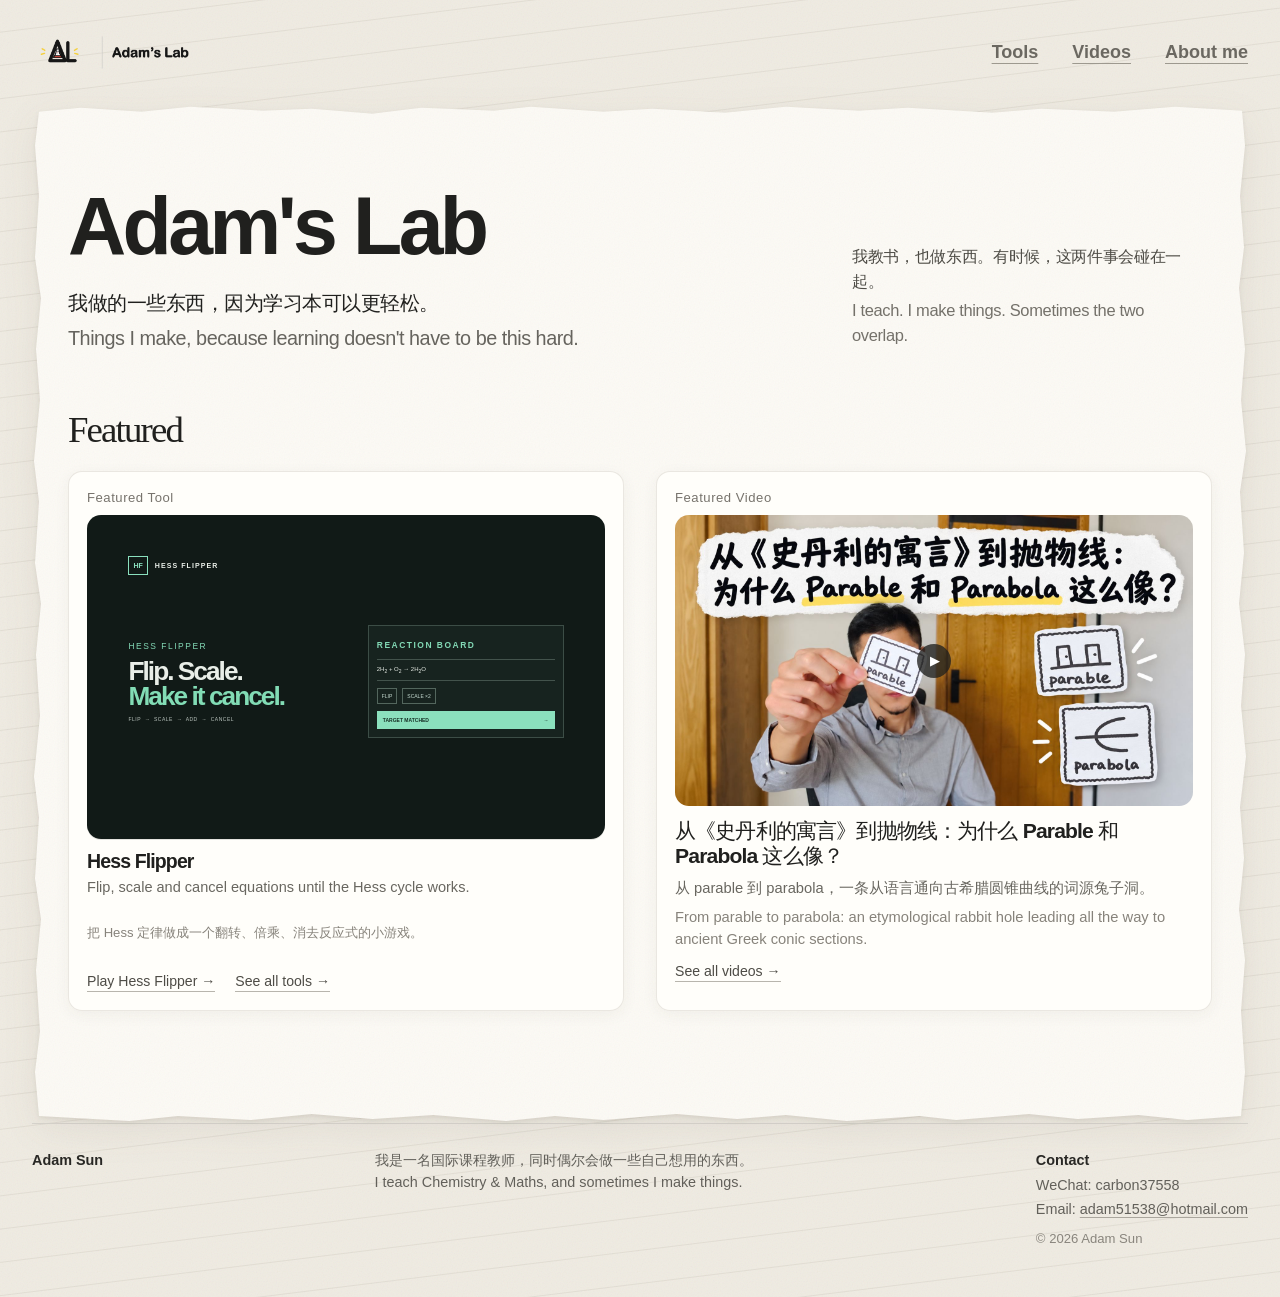
<file: index.html>
<!doctype html>
<html lang="en">
  <head>
    <meta charset="UTF-8" />
    <meta name="viewport" content="width=device-width, initial-scale=1.0" />
    <meta name="description" content="Things Adam Sun makes around teaching and learning." />
    <title>Adam's Lab</title>
    <link rel="stylesheet" href="/styles.css" />
  </head>
  <body>
    <header class="site-header">
      <a class="site-brand" href="/" aria-current="page"><img src="/public/brand/adams-lab-wordmark-horizontal.png" alt="Adam's Lab" /></a>
      <nav class="site-nav" aria-label="Primary navigation">
        <a href="/tools">Tools</a>
        <a href="/videos">Videos</a>
        <a href="/about">About me</a>
      </nav>
    </header>

    <main class="home-main">
      <header class="intro">
        <div class="intro-primary">
          <h1>Adam's Lab</h1>
          <p class="tagline" lang="zh-CN">我做的一些东西，因为学习本可以更轻松。</p>
          <p class="tagline tagline--english">Things I make, because learning doesn't have to be this hard.</p>
        </div>
        <div class="intro-aside">
          <p lang="zh-CN">我教书，也做东西。有时候，这两件事会碰在一起。</p>
          <p>I teach. I make things. Sometimes the two overlap.</p>
        </div>
      </header>

      <section class="featured" aria-labelledby="featured-title">
        <h2 id="featured-title">Featured</h2>
        <div class="featured-grid">
          <article class="featured-item" id="featured-tool"></article>
          <article class="featured-item" id="featured-video"></article>
        </div>
      </section>
    </main>

    <footer>
      <p>Adam Sun</p>
      <p>我是一名国际课程教师，同时偶尔会做一些自己想用的东西。<br />I teach Chemistry &amp; Maths, and sometimes I make things.</p>
      <div class="footer-contact">
        <p class="footer-contact__title">Contact</p>
        <p>WeChat: carbon37558</p>
        <p>Email: <a href="mailto:adam51538@hotmail.com">adam51538@hotmail.com</a></p>
        <p class="copyright">© <span id="year"></span> Adam Sun</p>
      </div>
    </footer>

    <script src="/app.js"></script>
  </body>
</html>
</file>
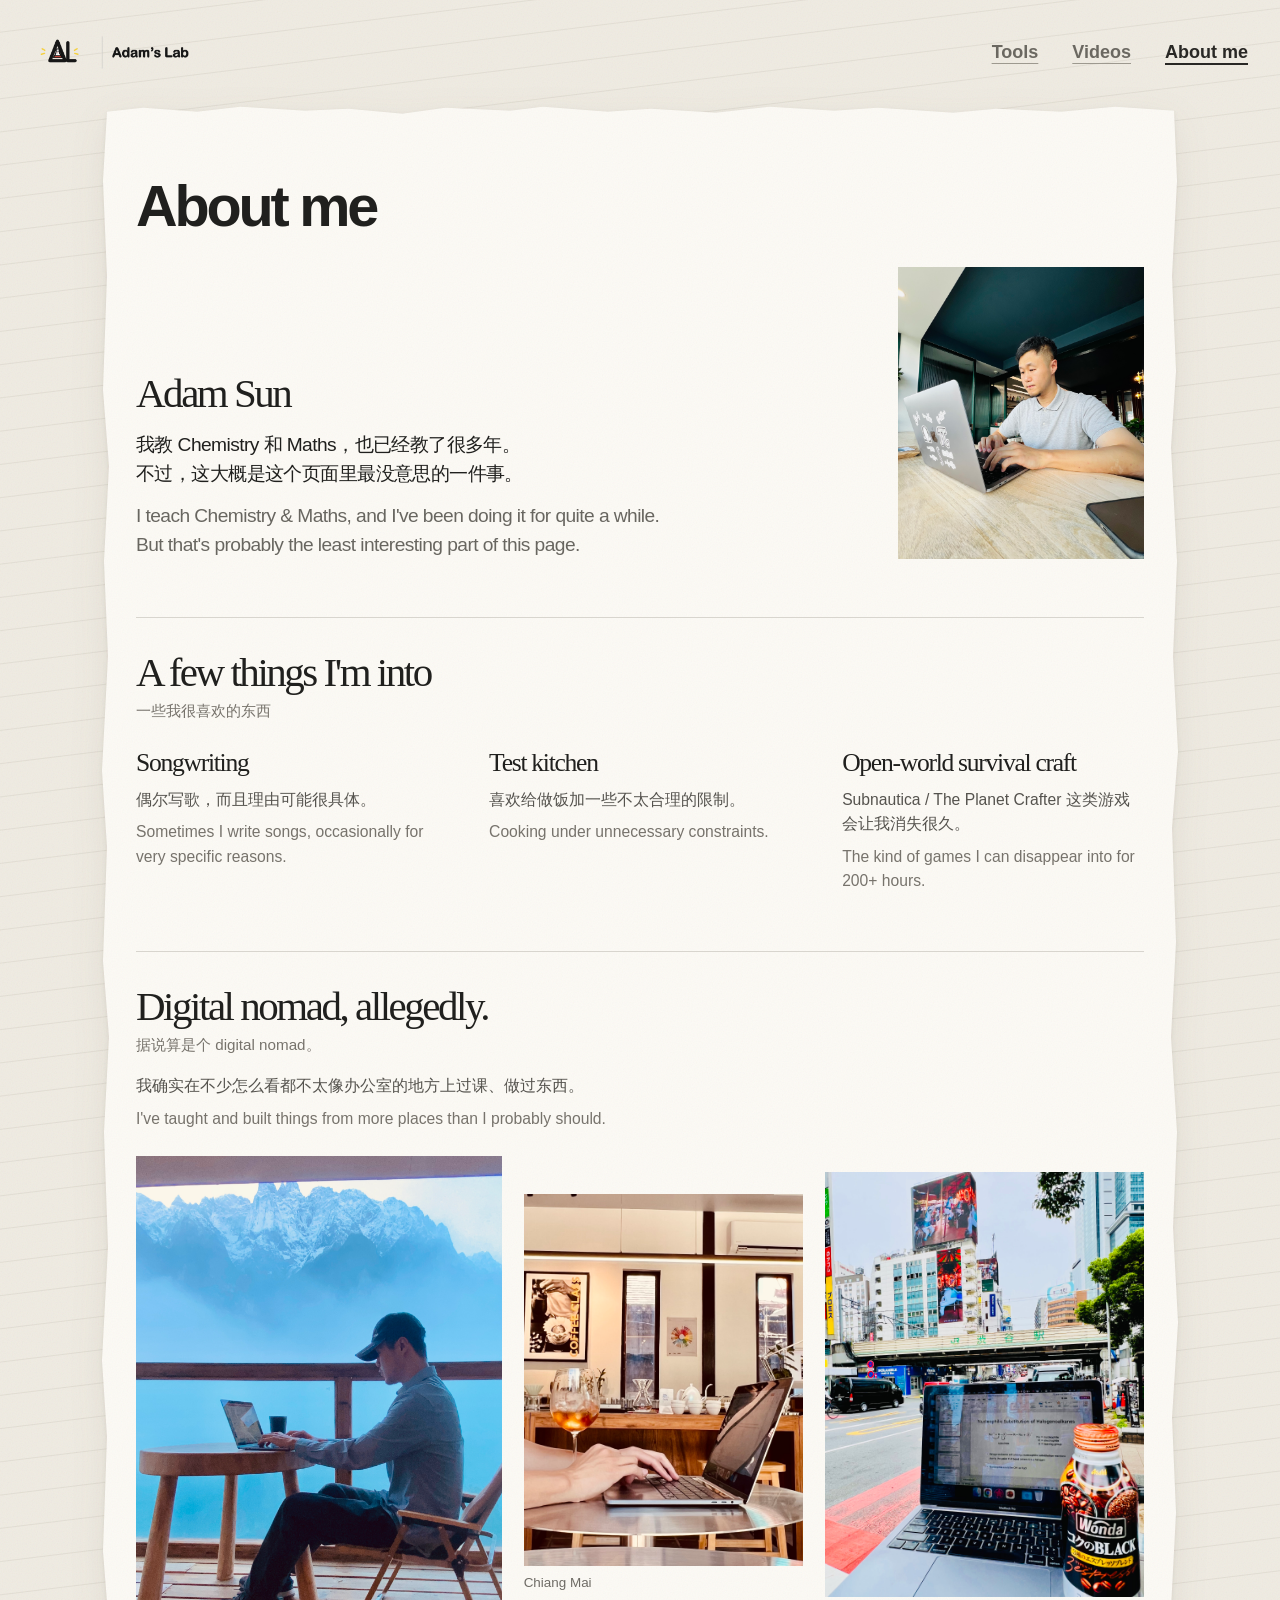
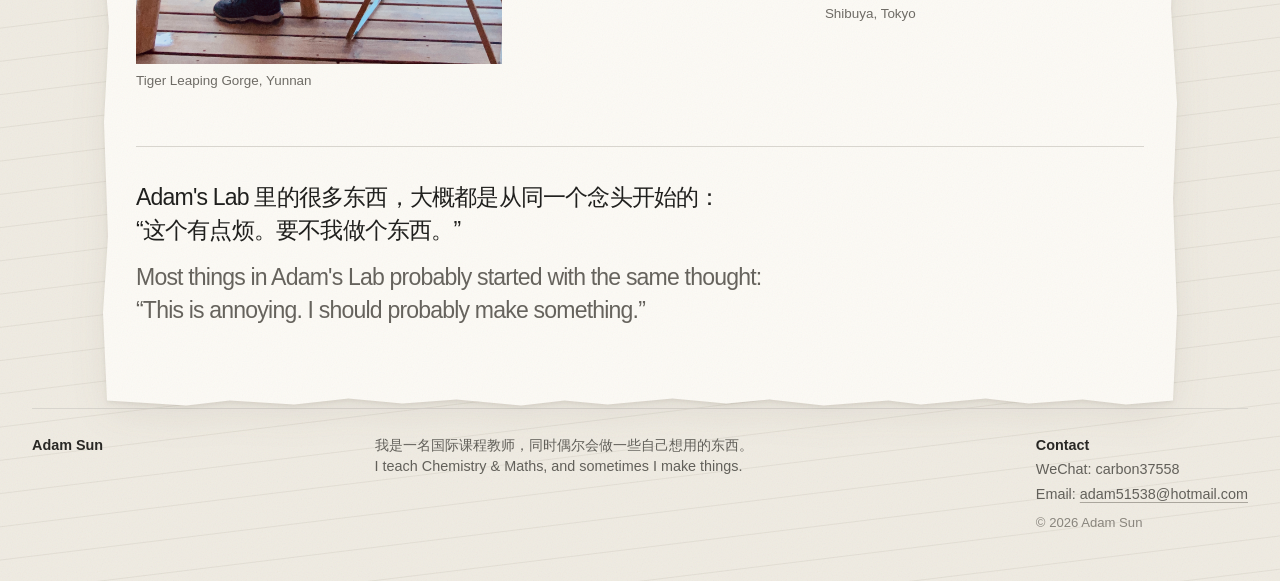
<file: about/index.html>
<!doctype html>
<html lang="en">
  <head>
    <meta charset="UTF-8" />
    <meta name="viewport" content="width=device-width, initial-scale=1.0" />
    <meta name="description" content="A little about Adam Sun." />
    <title>About me — Adam's Lab</title>
    <link rel="stylesheet" href="/styles.css" />
  </head>
  <body>
    <header class="site-header">
      <a class="site-brand" href="/"><img src="/public/brand/adams-lab-wordmark-horizontal.png" alt="Adam's Lab" /></a>
      <nav class="site-nav" aria-label="Primary navigation">
        <a href="/tools">Tools</a>
        <a href="/videos">Videos</a>
        <a href="/about" aria-current="page">About me</a>
      </nav>
    </header>

    <main class="about-main">
      <h1 class="page-title">About me</h1>
      <div class="about-content">
        <section class="about-opening" aria-label="Introduction">
          <div>
            <h2>Adam Sun</h2>
            <div class="about-intro">
              <p lang="zh-CN">我教 Chemistry 和 Maths，也已经教了很多年。<br />不过，这大概是这个页面里最没意思的一件事。</p>
              <p>I teach Chemistry &amp; Maths, and I've been doing it for quite a while.<br />But that's probably the least interesting part of this page.</p>
            </div>
          </div>
          <img src="/public/about/about-hero.jpg" alt="Adam working at a laptop" />
        </section>

        <section class="about-section about-interests" aria-labelledby="interests-title">
          <div class="about-section-heading">
            <h2 id="interests-title">A few things I'm into</h2>
            <p lang="zh-CN">一些我很喜欢的东西</p>
          </div>
          <div class="about-interest-list">
            <article><h3>Songwriting</h3><p lang="zh-CN">偶尔写歌，而且理由可能很具体。</p><p>Sometimes I write songs, occasionally for very specific reasons.</p></article>
            <article><h3>Test kitchen</h3><p lang="zh-CN">喜欢给做饭加一些不太合理的限制。</p><p>Cooking under unnecessary constraints.</p></article>
            <article><h3>Open-world survival craft</h3><p lang="zh-CN">Subnautica / The Planet Crafter 这类游戏会让我消失很久。</p><p>The kind of games I can disappear into for 200+ hours.</p></article>
          </div>
        </section>

        <section class="about-section about-places" aria-labelledby="places-title">
          <div class="about-section-heading">
            <h2 id="places-title">Digital nomad, allegedly.</h2>
            <p lang="zh-CN">据说算是个 digital nomad。</p>
          </div>
          <div class="about-places-copy">
            <p lang="zh-CN">我确实在不少怎么看都不太像办公室的地方上过课、做过东西。</p>
            <p>I've taught and built things from more places than I probably should.</p>
          </div>
          <div class="about-photos">
            <figure><img src="/public/about/tiger-leaping-gorge-yunnan.JPG" alt="Working with a laptop at Tiger Leaping Gorge, Yunnan" /><figcaption>Tiger Leaping Gorge, Yunnan</figcaption></figure>
            <figure class="about-photo--chiang"><img src="/public/about/chiang-mai.jpg" alt="Working with a laptop in Chiang Mai" /><figcaption>Chiang Mai</figcaption></figure>
            <figure class="about-photo--shibuya"><img src="/public/about/shibuya-tokyo.jpg" alt="Working with a laptop in Shibuya, Tokyo" /><figcaption>Shibuya, Tokyo</figcaption></figure>
          </div>
        </section>

        <section class="about-ending" aria-label="A final note">
          <p lang="zh-CN">Adam's Lab 里的很多东西，大概都是从同一个念头开始的：<br />“这个有点烦。要不我做个东西。”</p>
          <p>Most things in Adam's Lab probably started with the same thought:<br />“This is annoying. I should probably make something.”</p>
        </section>
      </div>
    </main>

    <footer>
      <p>Adam Sun</p>
      <p>我是一名国际课程教师，同时偶尔会做一些自己想用的东西。<br />I teach Chemistry &amp; Maths, and sometimes I make things.</p>
      <div class="footer-contact">
        <p class="footer-contact__title">Contact</p>
        <p>WeChat: carbon37558</p>
        <p>Email: <a href="mailto:adam51538@hotmail.com">adam51538@hotmail.com</a></p>
        <p class="copyright">© <span id="year"></span> Adam Sun</p>
      </div>
    </footer>

    <script src="/app.js"></script>
  </body>
</html>
</file>
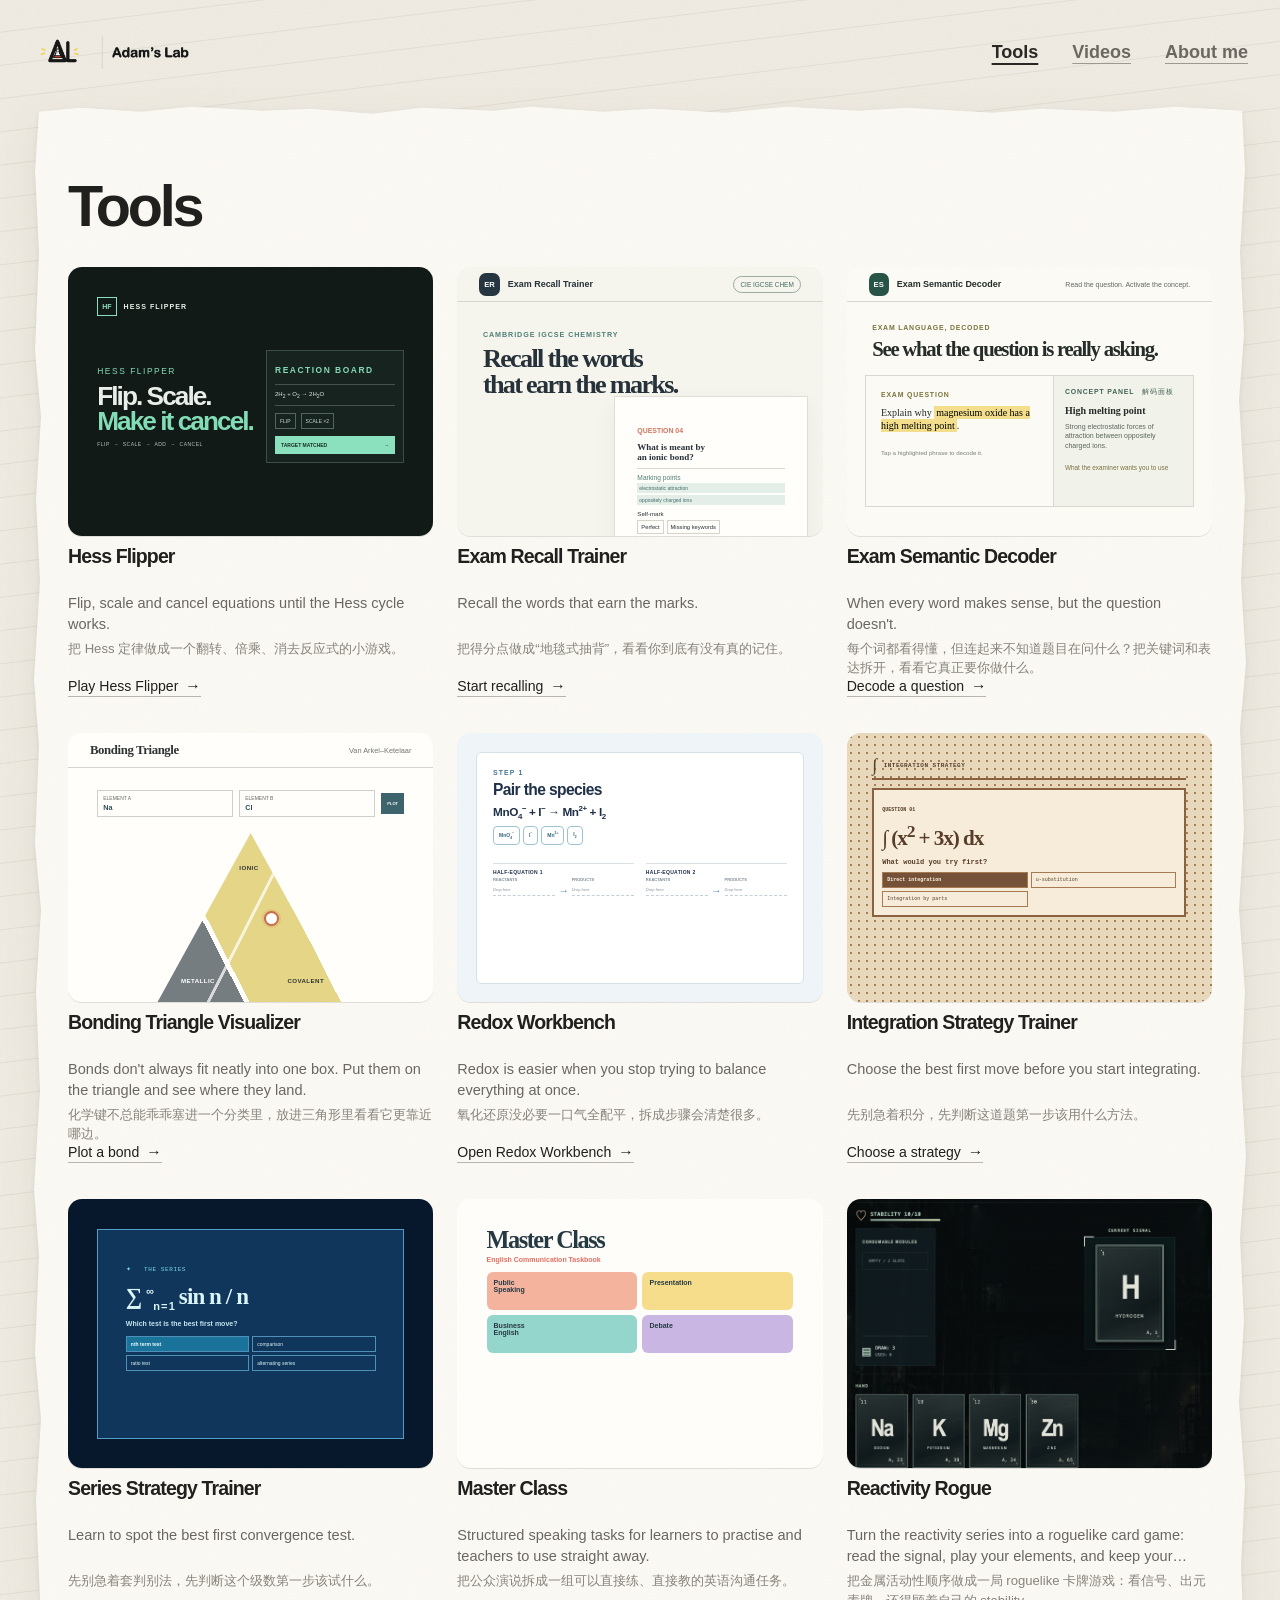
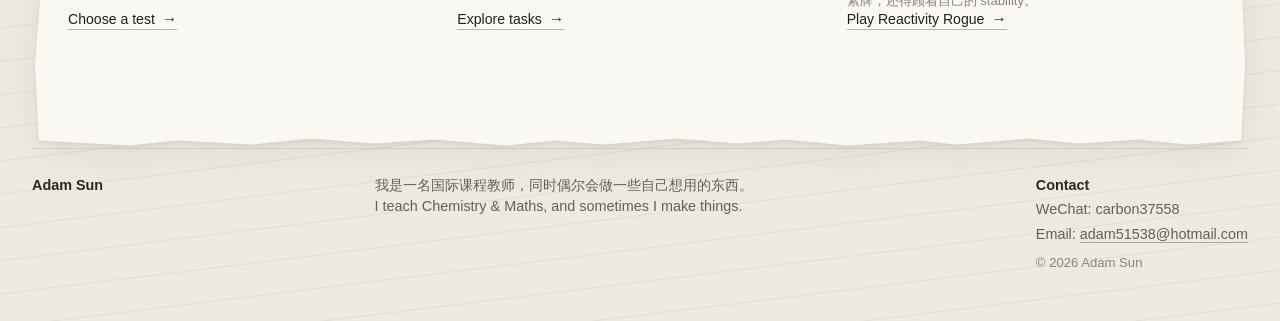
<file: tools/index.html>
<!doctype html>
<html lang="en">
  <head>
    <meta charset="UTF-8" />
    <meta name="viewport" content="width=device-width, initial-scale=1.0" />
    <meta name="description" content="Interactive learning tools made by Adam Sun." />
    <title>Tools — Adam's Lab</title>
    <link rel="stylesheet" href="/styles.css" />
  </head>
  <body data-page="tools">
    <header class="site-header">
      <a class="site-brand" href="/"><img src="/public/brand/adams-lab-wordmark-horizontal.png" alt="Adam's Lab" /></a>
      <nav class="site-nav" aria-label="Primary navigation">
        <a href="/tools" aria-current="page">Tools</a>
        <a href="/videos">Videos</a>
        <a href="/about">About me</a>
      </nav>
    </header>

    <main class="collection-main">
      <h1 class="page-title">Tools</h1>
      <section class="projects" id="projects" aria-label="Tools"></section>
    </main>

    <footer>
      <p>Adam Sun</p>
      <p>我是一名国际课程教师，同时偶尔会做一些自己想用的东西。<br />I teach Chemistry &amp; Maths, and sometimes I make things.</p>
      <div class="footer-contact">
        <p class="footer-contact__title">Contact</p>
        <p>WeChat: carbon37558</p>
        <p>Email: <a href="mailto:adam51538@hotmail.com">adam51538@hotmail.com</a></p>
        <p class="copyright">© <span id="year"></span> Adam Sun</p>
      </div>
    </footer>

    <script src="/app.js"></script>
  </body>
</html>
</file>
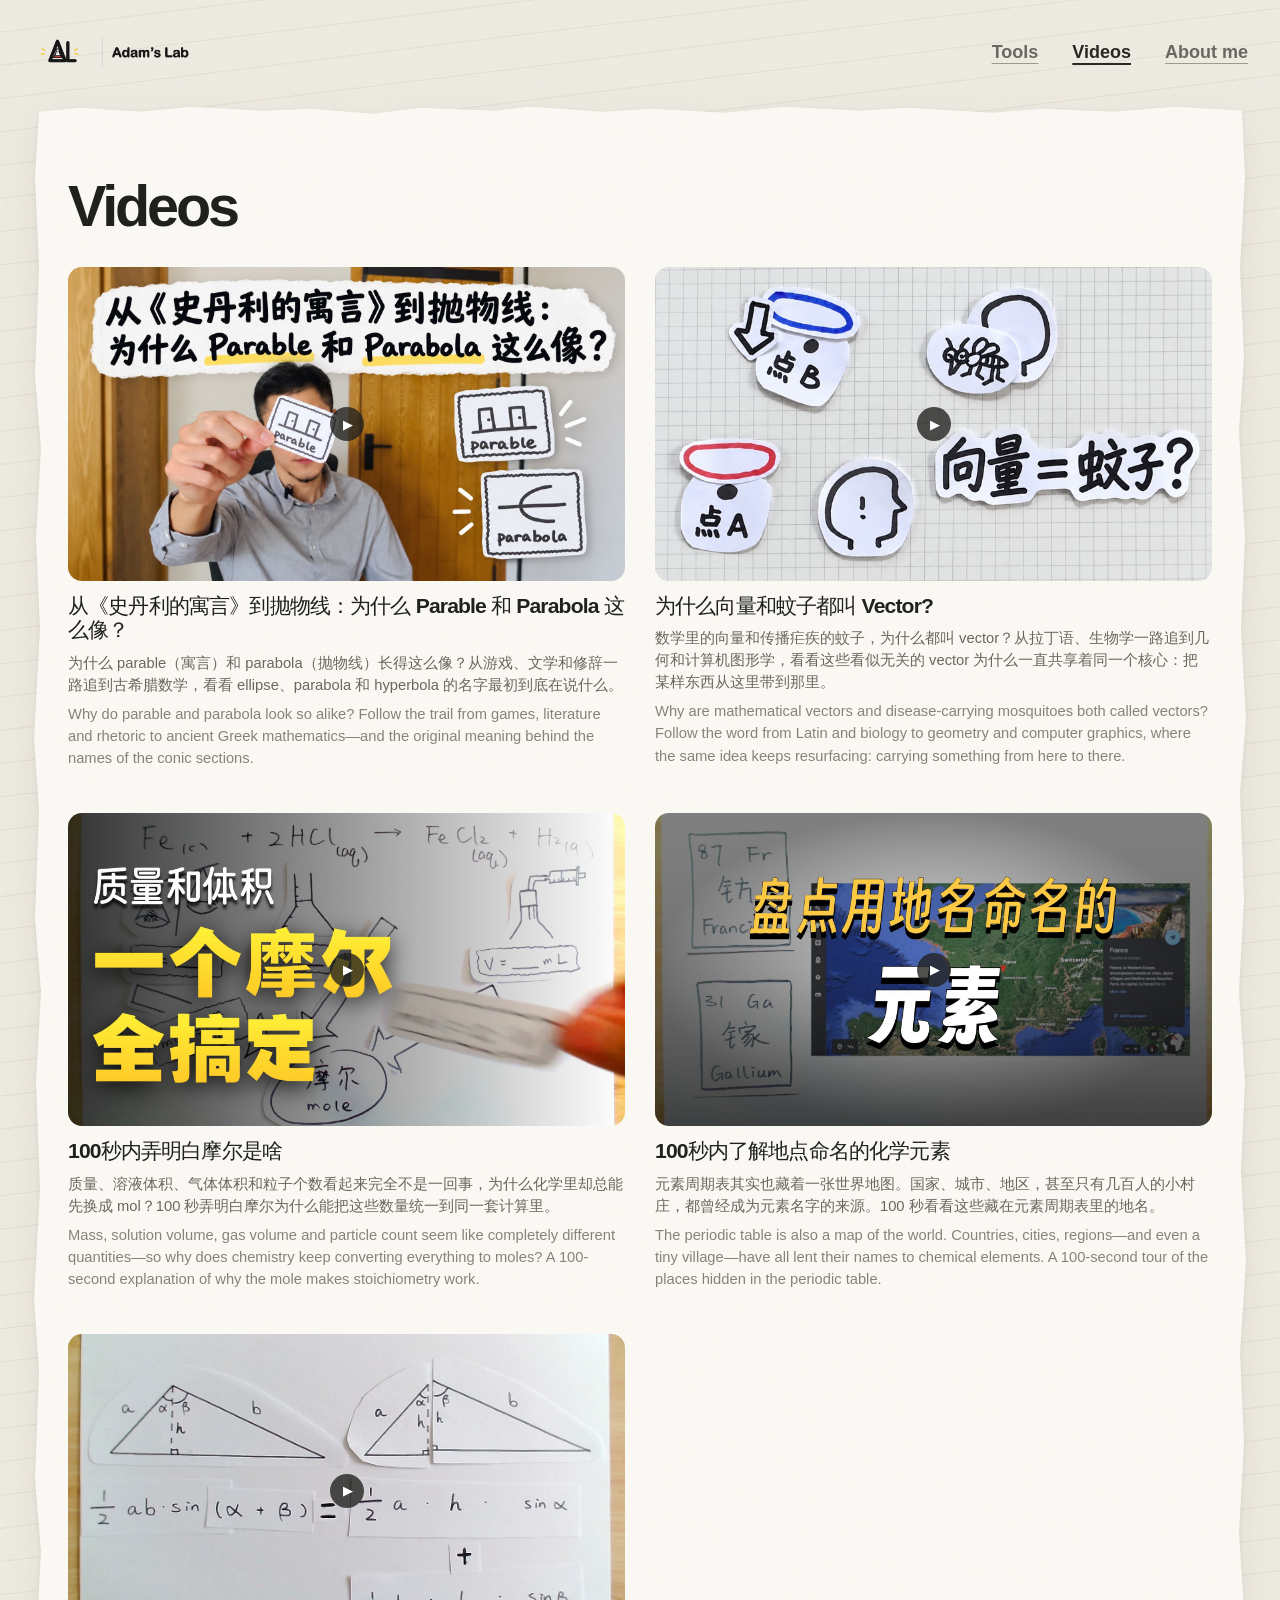
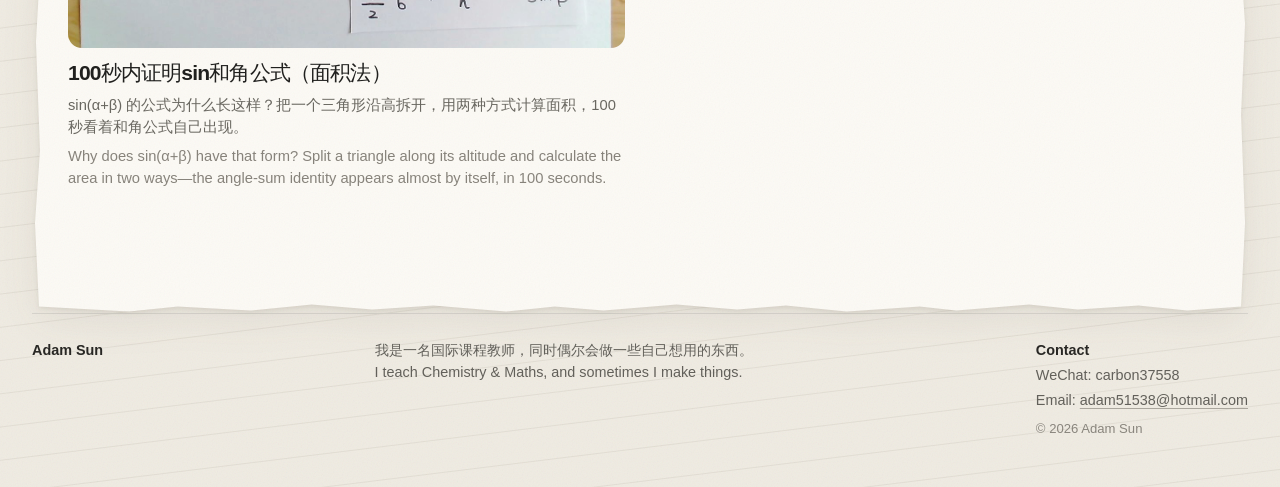
<file: videos/index.html>
<!doctype html>
<html lang="en">
  <head>
    <meta charset="UTF-8" />
    <meta name="viewport" content="width=device-width, initial-scale=1.0" />
    <meta name="description" content="Explainer videos by Adam Sun about teaching and learning." />
    <title>Videos — Adam's Lab</title>
    <link rel="stylesheet" href="/styles.css" />
  </head>
  <body data-page="videos">
    <header class="site-header">
      <a class="site-brand" href="/"><img src="/public/brand/adams-lab-wordmark-horizontal.png" alt="Adam's Lab" /></a>
      <nav class="site-nav" aria-label="Primary navigation">
        <a href="/tools">Tools</a>
        <a href="/videos" aria-current="page">Videos</a>
        <a href="/about">About me</a>
      </nav>
    </header>

    <main class="collection-main">
      <h1 class="page-title">Videos</h1>
      <section class="video-grid" id="videos" aria-label="Videos"></section>
    </main>

    <footer>
      <p>Adam Sun</p>
      <p>我是一名国际课程教师，同时偶尔会做一些自己想用的东西。<br />I teach Chemistry &amp; Maths, and sometimes I make things.</p>
      <div class="footer-contact">
        <p class="footer-contact__title">Contact</p>
        <p>WeChat: carbon37558</p>
        <p>Email: <a href="mailto:adam51538@hotmail.com">adam51538@hotmail.com</a></p>
        <p class="copyright">© <span id="year"></span> Adam Sun</p>
      </div>
    </footer>

    <script src="/app.js"></script>
  </body>
</html>
</file>
<file: styles.css>
:root {
  color: #20201e;
  background: #efebe2;
  font-family: Inter, ui-sans-serif, -apple-system, BlinkMacSystemFont, "Segoe UI", sans-serif;
  font-synthesis: none;
  --paper-rule: rgba(101, 91, 72, .09);
  --paper-surface: rgba(255, 254, 250, .94);
  --paper-edge: rgba(91, 80, 60, .13);
}

* { box-sizing: border-box; }
html { background: #efebe2; }
body { margin: 0; min-width: 320px; background-color: #efebe2; background-image: repeating-linear-gradient(173deg, transparent 0 31px, var(--paper-rule) 32px, transparent 33px), url("data:image/svg+xml,%3Csvg viewBox='0 0 180 180' xmlns='http://www.w3.org/2000/svg'%3E%3Cfilter id='n'%3E%3CfeTurbulence type='fractalNoise' baseFrequency='.8' numOctaves='2' stitchTiles='stitch'/%3E%3C/filter%3E%3Crect width='100%25' height='100%25' filter='url(%23n)' opacity='.07'/%3E%3C/svg%3E"); background-size: auto, 180px 180px; }

main, footer { width: min(1240px, calc(100% - 64px)); margin: 0 auto; }
main { filter: drop-shadow(0 2px 2px rgba(66, 56, 40, .09)) drop-shadow(0 11px 18px rgba(66, 56, 40, .07)); isolation: isolate; padding: clamp(20px, 3vw, 36px); position: relative; }
main::before {
  content: "";
  position: absolute;
  inset: 0;
  z-index: -1;
  pointer-events: none;
  background: #fcfaf5 url("data:image/svg+xml,%3Csvg viewBox='0 0 180 180' xmlns='http://www.w3.org/2000/svg'%3E%3Cfilter id='n'%3E%3CfeTurbulence type='fractalNoise' baseFrequency='.8' numOctaves='2' stitchTiles='stitch'/%3E%3C/filter%3E%3Crect width='100%25' height='100%25' filter='url(%23n)' opacity='.055'/%3E%3C/svg%3E") repeat;
  background-size: 180px 180px;
  clip-path: polygon(
    7px 7px, 4% 3px, 9% 7px, 13% 2px, 19% 6px, 23% 4px, 28% 9px, 32% 3px, 38% 6px, 41% 2px,
    47% 7px, 51% 4px, 57% 8px, 62% 2px, 68% 6px, 72% 3px, 79% 8px, 83% 4px, 89% 7px, 94% 2px, calc(100% - 6px) 6px,
    calc(100% - 3px) 4%, calc(100% - 8px) 9%, calc(100% - 4px) 14%, calc(100% - 9px) 18%, calc(100% - 3px) 24%,
    calc(100% - 7px) 29%, calc(100% - 2px) 34%, calc(100% - 8px) 38%, calc(100% - 4px) 44%, calc(100% - 9px) 49%,
    calc(100% - 3px) 54%, calc(100% - 7px) 59%, calc(100% - 2px) 64%, calc(100% - 8px) 69%, calc(100% - 4px) 74%,
    calc(100% - 9px) 79%, calc(100% - 3px) 84%, calc(100% - 7px) 89%, calc(100% - 3px) 95%, calc(100% - 7px) calc(100% - 7px),
    95% calc(100% - 3px), 91% calc(100% - 8px), 86% calc(100% - 4px), 82% calc(100% - 9px), 76% calc(100% - 3px),
    73% calc(100% - 7px), 67% calc(100% - 2px), 62% calc(100% - 8px), 58% calc(100% - 4px), 53% calc(100% - 9px),
    47% calc(100% - 3px), 43% calc(100% - 7px), 39% calc(100% - 2px), 33% calc(100% - 8px), 28% calc(100% - 4px),
    23% calc(100% - 9px), 18% calc(100% - 3px), 12% calc(100% - 7px), 8% calc(100% - 2px), 7px calc(100% - 7px),
    3px 95%, 8px 91%, 4px 85%, 9px 80%, 3px 76%, 7px 70%, 2px 66%, 8px 60%, 4px 54%, 9px 49%,
    3px 45%, 7px 39%, 2px 35%, 8px 29%, 4px 24%, 9px 19%, 3px 15%, 7px 9%, 3px 4%
  );
}
.site-header { width: min(1240px, calc(100% - 64px)); margin: 0 auto; padding: 24px 0; display: flex; align-items: center; justify-content: space-between; gap: 24px; }
.site-brand { display: block; flex: 0 0 auto; text-decoration: none; }
.site-brand img { display: block; height: auto; object-fit: contain; width: 170px; }
.site-nav { display: flex; align-items: center; gap: clamp(18px, 3vw, 34px); }
.site-nav a { color: #6b6861; font-size: 1.125rem; font-weight: 600; text-decoration: underline; text-decoration-color: #9d998f; text-decoration-thickness: 1px; text-underline-offset: 5px; }
.site-nav a:hover, .site-nav a:focus-visible, .site-nav a[aria-current="page"] { color: #292825; text-decoration-color: #292825; }
.site-nav a[aria-current="page"] { font-weight: 650; text-decoration-thickness: 1.5px; }
.site-nav a:focus-visible, .site-brand:focus-visible, .featured-links a:focus-visible, .video-thumb:focus-visible { outline: 2px solid #20201e; outline-offset: 4px; }
.intro { display: grid; grid-template-columns: minmax(0, 1.3fr) minmax(270px, .7fr); column-gap: clamp(48px, 9vw, 150px); align-items: end; padding: 74px 0 54px; }
h1 { font-family: "Helvetica Neue", Helvetica, Arial, sans-serif; font-size: clamp(3.6rem, 6.3vw, 6rem); letter-spacing: -0.045em; line-height: .94; margin: 0 0 24px; font-weight: 700; }
.tagline { max-width: 550px; font-size: clamp(1.1rem, 1.55vw, 1.35rem); letter-spacing: -.025em; line-height: 1.55; margin: 0; }
.tagline--english { color: #66645e; margin-top: 4px; }
.intro-aside { max-width: 330px; padding-bottom: 6px; color: #4e4c46; font-size: 1.03rem; letter-spacing: -.02em; line-height: 1.52; }
.intro-aside p { margin: 0; }
.intro-aside p + p { color: #74716a; margin-top: 4px; }

.projects { display: grid; grid-template-columns: repeat(3, minmax(0, 1fr)); gap: 38px 24px; align-items: stretch; padding-bottom: 88px; }
.project { color: inherit; display: block; min-width: 0; text-decoration: none; }
.preview { aspect-ratio: 1.36 / 1; border-radius: 14px; overflow: hidden; box-shadow: 0 1px 0 rgba(28, 26, 22, .12); transition: transform .18s ease; }
.project:hover .preview, .project:focus-visible .preview { transform: translateY(-2px) scale(1.012); }
.project:focus-visible { outline: 2px solid #20201e; outline-offset: 8px; }
.preview--hess, .preview--recall, .preview--decoder, .preview--bonding, .preview--redox, .preview--integration, .preview--series, .preview--master { aspect-ratio: 1.36 / 1; }
.preview--reactivity-rogue img { display: block; height: 100%; object-fit: cover; width: 100%; }
.project-copy { max-width: none; padding-top: 10px; }
.project-copy h2 { font-size: clamp(1.22rem, 1.45vw, 1.52rem); font-weight: 650; letter-spacing: -.045em; line-height: 1.08; margin: 0 0 5px; min-height: 2.16em; }
.project-copy p { -webkit-box-orient: vertical; -webkit-line-clamp: 2; color: #696760; display: -webkit-box; font-size: .91rem; line-height: 1.45; margin: 0; max-width: none; min-height: 2.9em; overflow: hidden; }
.project-copy .project-copy__zh { color: #87837b; font-size: .82rem; margin-top: 4px; }
.project-copy > span { align-self: flex-start; font-size: .88rem; border-bottom: 1px solid #b8b5ad; margin-top: 10px; padding-bottom: 2px; }
.project-copy > span b { font-size: 1.1em; padding-left: 3px; transition: padding .2s ease; }
.project:hover .project-copy > span b, .project:focus-visible .project-copy > span b { padding-left: 6px; }

/* Hess Flipper miniature */
.hess-preview { height: 100%; background: #111a17; color: #e9eee8; padding: clamp(16px, 2.5vw, 32px); font-family: Arial, sans-serif; }
.hess-top { display: flex; align-items: center; gap: 11px; letter-spacing: .15em; font-size: clamp(7px, .76vw, 11px); font-weight: 700; }
.hf-mark { border: 1px solid #8ae0be; color: #8ae0be; padding: 7px 5px; letter-spacing: 0; }
.hess-game { display: flex; justify-content: space-between; gap: 30px; height: calc(100% - 38px); align-items: center; }
.hess-copy { display: flex; flex-direction: column; align-items: flex-start; gap: clamp(7px, 1.4vw, 16px); }
.hess-copy > span, .hess-panel b { color: #83d9b6; font-size: clamp(6px, .66vw, 9px); letter-spacing: .18em; }
.hess-copy strong { font-size: clamp(20px, 4vw, 52px); letter-spacing: -.075em; line-height: .93; }
.hess-copy em { color: #82dcb5; font-style: normal; }
.hess-copy small { color: #bdc7c1; font-size: clamp(5px, .58vw, 8px); letter-spacing: .1em; }
.hess-panel { background: #17231f; border: 1px solid #3c4d46; padding: clamp(10px, 1.4vw, 17px); width: 38%; min-width: 190px; }
.hess-panel p { border-block: 1px solid #43534c; padding: 9px 0; margin: 10px 0; font-size: clamp(7px, .8vw, 11px); }
.hess-panel div { display: flex; gap: 5px; }.hess-panel i { font-style: normal; border: 1px solid #53665d; padding: 5px; font-size: clamp(6px, .57vw, 8px); color: #cae0d6; }
.hess-panel button { width: 100%; margin-top: 10px; border: 0; background: #8be0bd; color: #173126; padding: 8px; font-size: clamp(6px, .64vw, 9px); font-weight: 700; text-align: left; }.hess-panel button span { float: right; }

/* Recall Trainer miniature */
.recall-preview { height: 100%; background: #f5f4ed; color: #263139; font-family: Arial, sans-serif; }
.recall-bar, .decoder-bar { height: 13%; padding: 0 6%; border-bottom: 1px solid #d7d5cc; display: flex; align-items: center; gap: 8px; font-size: clamp(6px, .7vw, 10px); }
.er-mark, .es-mark { background: #253641; color: white; font-size: .85em; padding: 7px 5px; border-radius: 7px; font-weight: 700; }.recall-bar small { margin-left: auto; border: 1px solid #9aa9a2; padding: 4px 6px; color: #426b63; border-radius: 10px; font-size: .72em; }
.recall-body { padding: 10% 8% 0; position: relative; height: 87%; }.recall-body > p { color: #4e8077; margin: 0 0 7px; font-size: clamp(5px, .56vw, 8px); letter-spacing: .13em; font-weight: 700; }.recall-body > strong { font-family: Georgia, serif; font-size: clamp(19px, 2.55vw, 35px); line-height: .96; letter-spacing: -.065em; display: block; }
.recall-question { position: absolute; right: 7%; top: 35%; background: #fffefb; width: 45%; padding: 7%; border: 1px solid #dfddd5; box-shadow: 0 8px 20px rgba(50, 49, 43, .06); }.recall-question > span { font-size: clamp(5px, .54vw, 7px); color: #d4735d; font-weight: 700; }.recall-question > b { font-family: Georgia, serif; display: block; font-size: clamp(8px, .94vw, 13px); margin: 8px 0; line-height: 1.1; }.recall-answer { border-top: 1px solid #ddd8cf; padding-top: 7px; display: grid; gap: 3px; }.recall-answer i { color: #537f78; font-size: clamp(5px, .52vw, 7px); font-style: normal; }.recall-answer em { background: #e4eee9; color: #426e65; font-style: normal; padding: 3px; font-size: clamp(5px, .5vw, 7px); }.self-mark { margin-top: 9px; display: flex; flex-wrap: wrap; gap: 3px; }.self-mark small { width: 100%; font-size: clamp(5px, .48vw, 7px); }.self-mark b { font-family: Arial, sans-serif; font-size: clamp(4px, .45vw, 6px); border: 1px solid #d6d3cb; padding: 3px; font-weight: 500; }

/* Semantic Decoder miniature */
.decoder-preview { height: 100%; background: #fbfaf5; color: #252c29; font-family: Arial, sans-serif; }.decoder-bar { padding-inline: 6%; }.es-mark { background: #285448; }.decoder-bar small { margin-left: auto; color: #626762; font-size: .78em; }.decoder-heading { padding: 7% 7% 5%; }.decoder-heading span, .question-copy small, .concept-panel small { display: block; color: #7a733d; font-size: clamp(5px, .54vw, 8px); letter-spacing: .12em; font-weight: 700; margin-bottom: 8px; }.decoder-heading b { font-family: Georgia, serif; display: block; font-size: clamp(16px, 2vw, 28px); letter-spacing: -.06em; line-height: 1.02; }.decoder-workspace { margin: 0 5%; border: 1px solid #d9d8d0; display: grid; grid-template-columns: 1.15fr .85fr; min-height: 43%; }.question-copy { padding: 10%; border-right: 1px solid #d9d8d0; }.question-copy p { font-family: Georgia, serif; font-size: clamp(9px, 1.05vw, 14px); line-height: 1.5; margin: 0 0 13px; }.question-copy mark { background: #f3df8b; padding: 1px 2px; }.question-copy span { font-size: clamp(5px, .48vw, 7px); color: #7b827c; }.concept-panel { background: #f1f2ea; padding: 10%; }.concept-panel small { color: #466258; }.concept-panel b { font-family: Georgia, serif; font-size: clamp(9px, 1.05vw, 14px); line-height: 1.1; display: block; }.concept-panel p { font-size: clamp(6px, .62vw, 9px); color: #5c665e; line-height: 1.35; }.concept-panel em { font-size: clamp(5px, .5vw, 7px); font-style: normal; color: #7b733e; }

/* Bonding Triangle miniature */
.bonding-preview { height: 100%; background: #fffefb; color: #2e3333; font-family: Arial, sans-serif; }.bonding-bar { height: 13%; display: flex; align-items: center; padding: 0 6%; border-bottom: 1px solid #d5d5d0; font-size: clamp(7px, .8vw, 11px); }.bonding-bar b { font-family: Georgia, serif; font-size: 1.25em; letter-spacing: -.03em; }.bonding-bar small { margin-left: auto; color: #747571; font-size: .72em; }.bonding-body { padding: 7% 9%; }.bonding-controls { display: flex; gap: 6px; align-items: center; font-size: clamp(5px, .55vw, 8px); color: #666861; }.bonding-controls span { border: 1px solid #cfcec7; padding: 5px 7px; flex: 1; }.bonding-controls span b { color: #2d4e55; display: block; font-size: 1.45em; margin-top: 2px; }.bonding-controls i { background: #3d646c; color: #fff; font-style: normal; font-weight: 700; padding: 10px 8px; font-size: .82em; }.bonding-chart { position: relative; width: 58%; aspect-ratio: 1.08 / 1; margin: 5% auto 0; border: 1px solid #b9b9b3; clip-path: polygon(50% 2%, 100% 100%, 0 100%); background: linear-gradient(63deg, #767d80 0 32%, transparent 32% 34%, #e4d686 34% 67%, transparent 67% 69%, #c9cdcb 69%); }.bonding-chart::before { content: ""; position: absolute; inset: 0; background: linear-gradient(117deg, transparent 0 49.3%, rgba(255,255,255,.72) 49.5% 50.5%, transparent 50.7%); }.bonding-label { position: absolute; z-index: 1; font-size: clamp(4px, .48vw, 7px); font-weight: 700; letter-spacing: .07em; }.bonding-label--ionic { left: 44%; top: 19%; }.bonding-label--metallic { bottom: 12%; left: 13%; color: #fff; }.bonding-label--covalent { bottom: 12%; right: 11%; }.bonding-point { position: absolute; z-index: 2; width: clamp(8px, 1.2vw, 15px); aspect-ratio: 1; border-radius: 50%; background: #fffefb; border: 2px solid #c86d49; left: 57%; top: 46%; box-shadow: 0 0 0 2px rgba(200, 109, 73, .18); }.bonding-chart em { position: absolute; font-style: normal; color: #6b6b65; font-size: clamp(4px, .44vw, 6px); bottom: -18%; left: 17%; white-space: nowrap; }

/* Redox Workbench miniature */
.redox-preview { height: 100%; background: #eef4f7; color: #1f3048; font-family: Arial, sans-serif; padding: 6%; }.redox-panel { height: 100%; background: #fff; border: 1px solid #d8e1e6; border-radius: 6px; padding: 6%; }.redox-step { color: #437596; font-size: clamp(5px, .54vw, 8px); font-weight: 700; letter-spacing: .16em; margin-bottom: 5px; }.redox-panel > strong { display: block; font-size: clamp(12px, 1.45vw, 20px); letter-spacing: -.04em; }.redox-reaction { font-size: clamp(10px, 1.18vw, 16px); font-weight: 700; letter-spacing: -.035em; margin: 7px 0; }.redox-reaction sub, .redox-reaction sup, .redox-chips sub, .redox-chips sup { font-size: .67em; }.redox-chips { display: flex; gap: 5px; }.redox-chips b { border: 1px solid #9ec2d3; border-radius: 4px; color: #35627d; font-size: clamp(6px, .67vw, 9px); padding: 5px 7px; }.redox-halves { display: grid; grid-template-columns: repeat(2, minmax(0, 1fr)); gap: 6%; margin-top: 8%; }.redox-half { display: grid; grid-template-columns: 1fr auto 1fr; gap: 3px 5px; border-top: 1px solid #d9e1e5; padding-top: 7px; }.redox-half > strong { grid-column: 1 / -1; font-size: clamp(5px, .56vw, 8px); letter-spacing: .06em; }.redox-half span { color: #7c8b95; font-size: clamp(4px, .45vw, 6px); font-weight: 700; }.redox-half i { border-bottom: 1px dashed #c4d0d7; color: #84949d; font-size: clamp(4px, .46vw, 6px); font-style: italic; padding: 4px 0; }.redox-half i:nth-of-type(1) { grid-column: 1 / 2; }.redox-half i:nth-of-type(2) { grid-column: 3 / 4; }.redox-half em { align-self: end; color: #4f86a6; font-size: clamp(8px, .8vw, 12px); font-style: normal; grid-column: 2 / 3; grid-row: 3 / 5; }

@media (min-width: 721px) { .preview--bonding .bonding-chart { width: 48%; margin-top: 3%; }.preview--recall .recall-question { right: 4%; top: 42%; width: 40%; padding: 6%; transform: scale(.88); transform-origin: top right; } }

/* Compact project collection compositions */
.preview--hess .hess-preview { padding: 8%; }.preview--hess .hess-top { font-size: clamp(6px, .55vw, 8px); gap: 7px; }.preview--hess .hf-mark { padding: 5px 4px; }.preview--hess .hess-game { gap: 10px; height: calc(100% - 28px); }.preview--hess .hess-copy { gap: 8px; }.preview--hess .hess-copy strong { font-size: clamp(19px, 2.05vw, 29px); }.preview--hess .hess-copy small { font-size: 5px; }.preview--hess .hess-panel { min-width: 0; padding: 8px; width: 45%; }.preview--hess .hess-panel p { font-size: 6px; margin: 7px 0; padding: 6px 0; }.preview--hess .hess-panel i { font-size: 5px; padding: 4px; }.preview--hess .hess-panel button { font-size: 5px; margin-top: 7px; padding: 6px; }
.preview--recall .recall-body { padding: 8% 7% 0; }.preview--recall .recall-body > strong { font-size: clamp(21px, 2.05vw, 29px); }.preview--recall .recall-question { padding: 6%; right: 4%; top: 40%; transform: none; width: 53%; }.preview--recall .recall-question > b { font-size: 9px; margin: 6px 0; }.preview--recall .recall-answer { gap: 2px; padding-top: 5px; }.preview--recall .recall-answer em { font-size: 5px; padding: 2px; }.preview--recall .self-mark { margin-top: 5px; }
.preview--decoder .decoder-heading { padding: 6% 7% 4%; }.preview--decoder .decoder-heading b { font-size: clamp(17px, 1.62vw, 23px); }.preview--decoder .decoder-workspace { min-height: 49%; }.preview--decoder .question-copy, .preview--decoder .concept-panel { padding: 8%; }.preview--decoder .question-copy p { font-size: 10px; line-height: 1.35; margin-bottom: 8px; }.preview--decoder .concept-panel b { font-size: 10px; }.preview--decoder .concept-panel p { font-size: 7px; margin: 6px 0; }
.preview--bonding .bonding-body { padding: 6% 8%; }.preview--bonding .bonding-chart { margin-top: 4%; width: 62%; }.preview--bonding .bonding-controls { font-size: 5px; }.preview--bonding .bonding-controls span { padding: 4px 5px; }.preview--bonding .bonding-controls i { padding: 8px 6px; }
.preview--redox .redox-preview { padding: 5%; }.preview--redox .redox-panel { padding: 5%; }.preview--redox .redox-panel > strong { font-size: clamp(13px, 1.22vw, 17px); }.preview--redox .redox-reaction { font-size: clamp(10px, .92vw, 13px); margin: 5px 0; }.preview--redox .redox-chips { gap: 3px; }.preview--redox .redox-chips b { font-size: 5px; padding: 4px 5px; }.preview--redox .redox-halves { gap: 4%; margin-top: 6%; }.preview--redox .redox-half { gap: 2px 3px; padding-top: 5px; }.preview--redox .redox-half > strong { font-size: 5px; }.preview--redox .redox-half span, .preview--redox .redox-half i { font-size: 4px; }.preview--redox .redox-half i { padding: 3px 0; }
.integration-preview { background-color: #e7d8bc; background-image: radial-gradient(#a87e52 1px, transparent 1px); background-size: 8px 8px; color: #583d28; font-family: "Courier New", monospace; height: 100%; padding: 7%; }.integration-preview__bar { align-items: center; border-bottom: 2px solid #8a6240; display: flex; font-size: 6px; font-weight: 700; gap: 6px; letter-spacing: .08em; padding-bottom: 6px; }.integration-preview__bar span { font-family: Georgia, serif; font-size: 18px; line-height: .7; }.integration-preview__body { background: #f6ecd9; border: 2px solid #8a6240; margin-top: 8px; padding: 8px; }.integration-preview__body small { font-size: 5px; font-weight: 700; }.integration-preview__body > strong { display: block; font-family: Georgia, serif; font-size: clamp(16px, 1.65vw, 23px); letter-spacing: -.05em; margin: 5px 0 7px; }.integration-preview__body > p { font-size: 7px; font-weight: 700; margin: 0 0 6px; }.integration-preview__body > div { display: grid; gap: 3px; grid-template-columns: repeat(2, minmax(0, 1fr)); }.integration-preview__body b, .integration-preview__body span { border: 1px solid #a67a52; font-size: 5px; padding: 4px; }.integration-preview__body b { background: #755137; color: #fff7e7; }
.series-preview { background: #07182d; background-image: radial-gradient(circle at 18% 22%, #b9e5ef 0 1px, transparent 1.5px), radial-gradient(circle at 78% 30%, #76b5df 0 1px, transparent 1.5px), radial-gradient(circle at 42% 70%, #b9e5ef 0 1px, transparent 1.5px); color: #d9f5f8; height: 100%; padding: 8%; }.series-preview__panel { background: #10365b; border: 1px solid #4f9fc6; height: 100%; padding: 9%; }.series-preview small { color: #7ad7ed; font-family: "Courier New", monospace; font-size: 6px; letter-spacing: .1em; }.series-preview strong { display: block; font-family: Georgia, serif; font-size: clamp(17px, 1.8vw, 24px); letter-spacing: -.04em; margin: 8px 0; }.series-preview strong sup, .series-preview strong sub { font-family: Arial, sans-serif; font-size: .48em; }.series-preview strong i { font-style: normal; }.series-preview p { color: #c4e5ee; font-size: 7px; font-weight: 700; line-height: 1.25; margin: 0 0 7px; }.series-preview__panel > div { display: grid; gap: 3px; grid-template-columns: repeat(2, minmax(0, 1fr)); }.series-preview__panel b, .series-preview__panel span { border: 1px solid #4f91b6; font-size: 5px; padding: 4px; }.series-preview__panel b { background: #19739a; color: #efffff; }
.master-preview { background: #fffdf9; color: #253943; font-family: Arial, sans-serif; height: 100%; padding: 8%; }.master-preview__heading b { display: block; font-family: Georgia, serif; font-size: clamp(19px, 1.9vw, 25px); letter-spacing: -.06em; line-height: .9; }.master-preview__heading span { color: #e16e62; display: block; font-size: 7px; font-weight: 700; margin-top: 5px; }.master-preview__modules { display: grid; gap: 5px; grid-template-columns: repeat(2, minmax(0, 1fr)); margin-top: 9px; }.master-preview__modules i { align-items: flex-start; border-radius: 6px; display: flex; font-size: 7px; font-style: normal; font-weight: 700; line-height: 1.1; min-height: 38px; padding: 7px; }.master-preview__modules i:nth-child(1) { background: #f3b39d; }.master-preview__modules i:nth-child(2) { background: #f5dd8b; }.master-preview__modules i:nth-child(3) { background: #94d5cc; }.master-preview__modules i:nth-child(4) { background: #c9b6e3; }

@media (max-width: 1020px) and (min-width: 721px) { .projects { grid-template-columns: repeat(2, minmax(0, 1fr)); gap: 42px 28px; }.preview--hess, .preview--recall, .preview--decoder, .preview--bonding, .preview--redox, .preview--integration, .preview--series, .preview--master, .preview--reactivity-rogue { aspect-ratio: 1.42 / 1; }.project-copy h2 { font-size: 1.45rem; }.project-copy p { font-size: .96rem; }.project-copy .project-copy__zh { font-size: .86rem; }.preview--hess .hess-copy strong { font-size: clamp(26px, 4.2vw, 38px); }.preview--hess .hess-panel { padding: 12px; }.preview--hess .hess-panel p { font-size: 9px; }.preview--hess .hess-panel i, .preview--hess .hess-panel button { font-size: 7px; }.preview--recall .recall-body > strong { font-size: clamp(27px, 4.4vw, 37px); }.preview--recall .recall-question { width: 45%; }.preview--decoder .decoder-heading b { font-size: 26px; }.preview--decoder .question-copy p { font-size: 13px; }.preview--decoder .concept-panel b { font-size: 13px; }.preview--redox .redox-panel > strong { font-size: 19px; }.preview--redox .redox-reaction { font-size: 15px; }.preview--redox .redox-chips b { font-size: 8px; } }

.redox-half span:nth-of-type(1), .redox-half i:nth-of-type(1) { grid-column: 1 / 2; }.redox-half span:nth-of-type(2), .redox-half i:nth-of-type(2) { grid-column: 3 / 4; }.redox-half span:nth-of-type(1), .redox-half span:nth-of-type(2) { grid-row: 2; }.redox-half i:nth-of-type(1), .redox-half i:nth-of-type(2) { grid-row: 3; }.redox-half em { grid-row: 2 / 4; }

/* About page content */
.about-opening { align-items: end; display: grid; gap: clamp(30px, 6vw, 88px); grid-template-columns: minmax(0, 1fr) minmax(220px, .36fr); }
.about-opening h2, .about-section-heading h2 { font-family: Georgia, serif; font-size: clamp(2rem, 3.2vw, 3.25rem); font-weight: 400; letter-spacing: -.06em; line-height: 1; margin: 0; }
.about-intro { font-size: clamp(1.1rem, 1.5vw, 1.36rem); letter-spacing: -.03em; line-height: 1.5; margin-top: 17px; max-width: 630px; }
.about-intro p { margin: 0; }
.about-intro p + p { color: #686660; margin-top: 13px; }
.about-opening img { display: block; height: min(28vw, 292px); max-height: 292px; object-fit: cover; object-position: 54% 62%; width: 100%; }
.about-section, .about-ending { border-top: 1px solid #d8d5ce; margin-top: clamp(32px, 5vw, 58px); padding-top: clamp(20px, 2.8vw, 34px); }
.about-section-heading p { color: #77736c; font-size: .95rem; margin: 8px 0 0; }
.about-interest-list { display: grid; gap: clamp(26px, 4vw, 56px); grid-template-columns: repeat(3, minmax(0, 1fr)); margin-top: 28px; }
.about-interest-list article { min-width: 0; }
.about-interest-list h3 { font-family: Georgia, serif; font-size: clamp(1.35rem, 2vw, 1.85rem); font-weight: 400; letter-spacing: -.05em; line-height: 1.05; margin: 0 0 11px; }
.about-interest-list p, .about-places-copy p { color: #55534e; font-size: .98rem; line-height: 1.55; margin: 0; }
.about-interest-list p + p, .about-places-copy p + p { color: #77736c; margin-top: 8px; }
.about-places-copy { margin: 18px 0 25px; max-width: 560px; }
.about-photos { align-items: start; display: grid; gap: 22px; grid-template-columns: 1.1fr .84fr .96fr; }
.about-photos figure { margin: 0; min-width: 0; }
.about-photos img { display: block; height: auto; width: 100%; }
.about-photos figcaption { color: #6e6b65; font-size: .84rem; margin-top: 9px; }
.about-photo--chiang { margin-top: 38px !important; }
.about-photo--shibuya { margin-top: 16px !important; }
.about-ending { padding-bottom: 4px; }
.about-ending p { font-size: clamp(1.12rem, 1.8vw, 1.48rem); letter-spacing: -.035em; line-height: 1.45; margin: 0; max-width: 710px; }
.about-ending p + p { color: #66635d; margin-top: 13px; }

footer { border-top: 1px solid #d8d5ce; padding: 26px 0 48px; color: #62605a; font-size: .9rem; line-height: 1.5; display: grid; grid-template-columns: 1fr 2fr auto; gap: 24px; } footer p { margin: 0; } footer p:first-child { color: #292825; font-weight: 600; }.copyright { white-space: nowrap; }
.footer-contact { justify-self: end; min-width: 0; }
.footer-contact__title { color: #292825; font-weight: 600; }
.footer-contact p + p { margin-top: 3px; }
.footer-contact a { color: inherit; overflow-wrap: anywhere; text-decoration-color: #aaa69d; text-underline-offset: 3px; }
.footer-contact .copyright { color: #89857d; font-size: .82rem; margin-top: 8px; }

@media (max-width: 720px) { main, footer, .site-header { width: min(100% - 40px, 560px); }.site-header { align-items: flex-start; display: grid; gap: 15px; padding: 20px 0; }.site-brand img { width: 140px; }.site-nav { gap: clamp(18px, 7vw, 30px); }.intro { display: block; padding: 54px 0 42px; } h1 { font-size: clamp(3.15rem, 14.3vw, 4.5rem); letter-spacing: -.05em; margin-bottom: 24px; }.intro-aside { max-width: 350px; margin-top: 31px; font-size: 1rem; }.projects { display: block; padding-bottom: 70px; }.project { width: 100%; margin: 0 0 44px; }.preview--hess { aspect-ratio: 1.5 / 1; }.preview--recall { aspect-ratio: 1.25 / 1; }.preview--decoder { aspect-ratio: 1.25 / 1; }.preview--bonding { aspect-ratio: 1.28 / 1; }.hess-game { gap: 12px; }.hess-panel { min-width: 42%; }.hess-copy strong { font-size: clamp(20px, 8vw, 35px); }.recall-body > strong { font-size: clamp(23px, 9vw, 38px); }.recall-question { width: 49%; top: 38%; }.decoder-heading b { font-size: clamp(19px, 7vw, 28px); } footer { display: block; padding-bottom: 34px; } footer p { margin-bottom: 16px; }.about-opening { display: block; }.about-opening img { height: auto; margin-top: 25px; max-width: 300px; width: 78%; }.about-section, .about-ending { margin-top: 34px; padding-top: 21px; }.about-interest-list { display: block; margin-top: 24px; }.about-interest-list article + article { margin-top: 26px; }.about-photos { display: block; }.about-photos figure + figure { margin-top: 25px !important; }.about-photo--chiang, .about-photo--shibuya { margin-top: 25px !important; } }

@media (max-width: 720px) { .preview--redox { aspect-ratio: 1.3 / 1; }.redox-preview { padding: 5%; }.redox-panel { padding: 5%; }.redox-halves { margin-top: 6%; } }

@media (max-width: 720px) { .preview--recall { aspect-ratio: 1.1 / 1; }.preview--recall .recall-body > strong { font-size: clamp(22px, 7vw, 30px); }.preview--recall .recall-question { top: 45%; transform: scale(.9); transform-origin: top right; } }

@media (max-width: 390px) { .hess-panel { min-width: 45%; padding: 9px; }.hess-panel p { white-space: nowrap; overflow: hidden; }.hess-panel div { flex-wrap: wrap; }.recall-question { padding: 6%; }.decoder-workspace { grid-template-columns: 1fr; }.question-copy { border-right: 0; border-bottom: 1px solid #d9d8d0; padding: 7%; }.concept-panel { padding: 7%; }.preview--decoder { aspect-ratio: 1.05 / 1; } }

.page-title { font-family: "Helvetica Neue", Helvetica, Arial, sans-serif; font-size: clamp(2.6rem, 5vw, 3.6rem); letter-spacing: -.055em; line-height: .95; margin: 38px 0 34px; }
.collection-main { min-height: 60vh; }
.collection-main .projects { padding-bottom: 84px; }
.featured { padding: 0 0 76px; }
.featured > h2 { font-family: Georgia, serif; font-size: clamp(1.8rem, 3vw, 2.3rem); font-weight: 400; letter-spacing: -.05em; margin: 0 0 20px; }
.featured-grid { display: grid; grid-template-columns: repeat(2, minmax(0, 1fr)); gap: 32px; }
.featured-item { background: var(--paper-surface); border: 1px solid var(--paper-edge); border-radius: 14px; box-shadow: 0 4px 16px rgba(66, 56, 40, .05); min-width: 0; padding: 18px; }
.featured-label { color: #77736c; font-size: .82rem; letter-spacing: .04em; margin: 0 0 10px; }
.featured-preview { aspect-ratio: 1.6 / 1; display: block; text-decoration: none; }
.featured-copy { padding-top: 12px; }
.featured-copy h2 { min-height: 0; }
.featured-links { display: flex; flex-wrap: wrap; gap: 20px; margin-top: 12px; }
.featured-links a { border-bottom: 1px solid #b8b5ad; color: #4e4c46; font-size: .88rem; padding-bottom: 2px; text-decoration: none; }
.featured-links a:hover { color: #20201e; }
.video-grid { display: grid; grid-template-columns: repeat(2, minmax(0, 1fr)); gap: 44px 30px; padding-bottom: 88px; }
.video-card { min-width: 0; }
.video-media { aspect-ratio: 16 / 9; border-radius: 14px; overflow: hidden; position: relative; }
.video-thumb { appearance: none; background: #e9e6df; border: 0; cursor: pointer; display: block; height: 100%; padding: 0; position: relative; width: 100%; }
.video-thumb img { display: block; height: 100%; object-fit: cover; width: 100%; }
.video-thumb > span { align-items: center; background: rgba(32, 32, 30, .78); border-radius: 50%; color: white; display: flex; font-size: .8rem; height: 34px; justify-content: center; left: 50%; padding-left: 2px; position: absolute; top: 50%; transform: translate(-50%, -50%); transition: background .18s ease; width: 34px; }
.video-thumb:hover > span, .video-thumb:focus-visible > span { background: #20201e; }
.video-media iframe { border: 0; display: block; height: 100%; width: 100%; }
.video-copy { padding-top: 13px; }
.video-copy h2 { font-size: clamp(1.18rem, 1.65vw, 1.45rem); font-weight: 650; letter-spacing: -.04em; line-height: 1.16; margin: 0 0 9px; }
.video-copy p { color: #696760; font-size: .92rem; line-height: 1.5; margin: 0; }
.video-copy p + p { color: #87837b; margin-top: 7px; }
.about-main { max-width: 1080px; padding-bottom: 76px; }

@media (min-width: 721px) { .home-main .intro { padding-top: 48px; }.featured-tool .hess-copy strong { font-size: clamp(26px, 3vw, 38px); }.featured-tool .hess-panel { padding: 11px; }.featured-tool .hess-panel p { font-size: 9px; }.featured-tool .hess-panel i, .featured-tool .hess-panel button { font-size: 7px; } }
@media (max-width: 720px) { .page-title { margin: 30px 0 26px; }.featured-grid, .video-grid { grid-template-columns: 1fr; }.featured { padding-bottom: 62px; }.featured-grid { gap: 36px; }.featured-preview { aspect-ratio: 1.5 / 1; }.video-grid { gap: 38px; padding-bottom: 70px; }.video-copy h2 { font-size: 1.25rem; }.about-main { padding-bottom: 60px; } }
@media (max-width: 720px) { main { padding: 16px; } .featured-item { padding: 14px; } }
@media (max-width: 720px) { footer .footer-contact { margin-top: 20px; } footer .footer-contact p { margin-bottom: 0; } }
</file>
